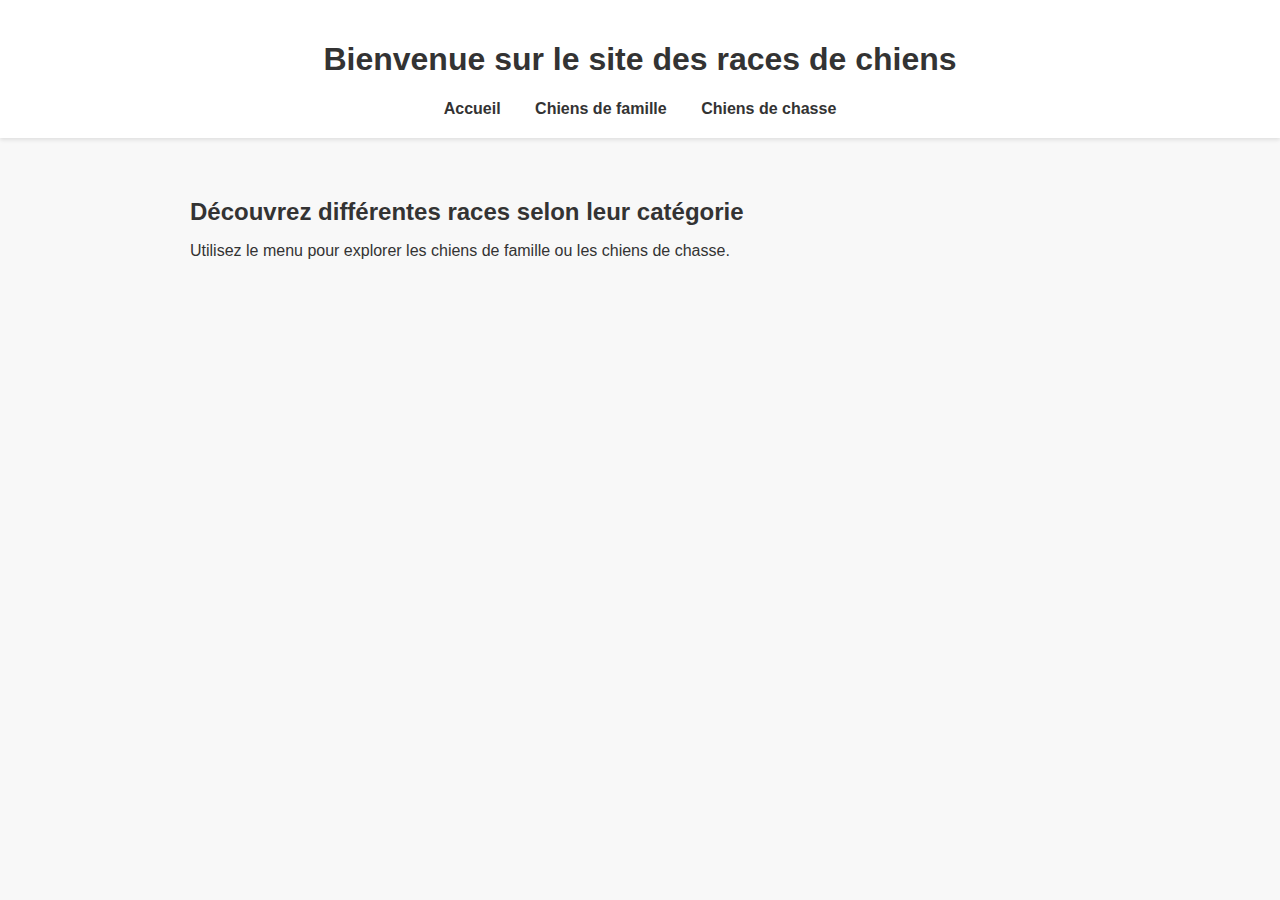
<file: index.html>
<!DOCTYPE html>
<html lang="fr">
<head>
  <meta charset="UTF-8" />
  <meta name="viewport" content="width=device-width, initial-scale=1.0" />
  <title>Accueil - Races de chiens</title>
  <link rel="stylesheet" href="style.css">
</head>
<body>
  <header>
    <h1>Bienvenue sur le site des races de chiens</h1>
    <nav>
      <a href="index.html">Accueil</a>
      <a href="races-famille.html">Chiens de famille</a>
      <a href="races-chasse.html">Chiens de chasse</a>
    </nav>
  </header>

  <div class="container">
    <h2>Découvrez différentes races selon leur catégorie</h2>
    <p>Utilisez le menu pour explorer les chiens de famille ou les chiens de chasse.</p>
  </div>
</body>
</html>
</file>
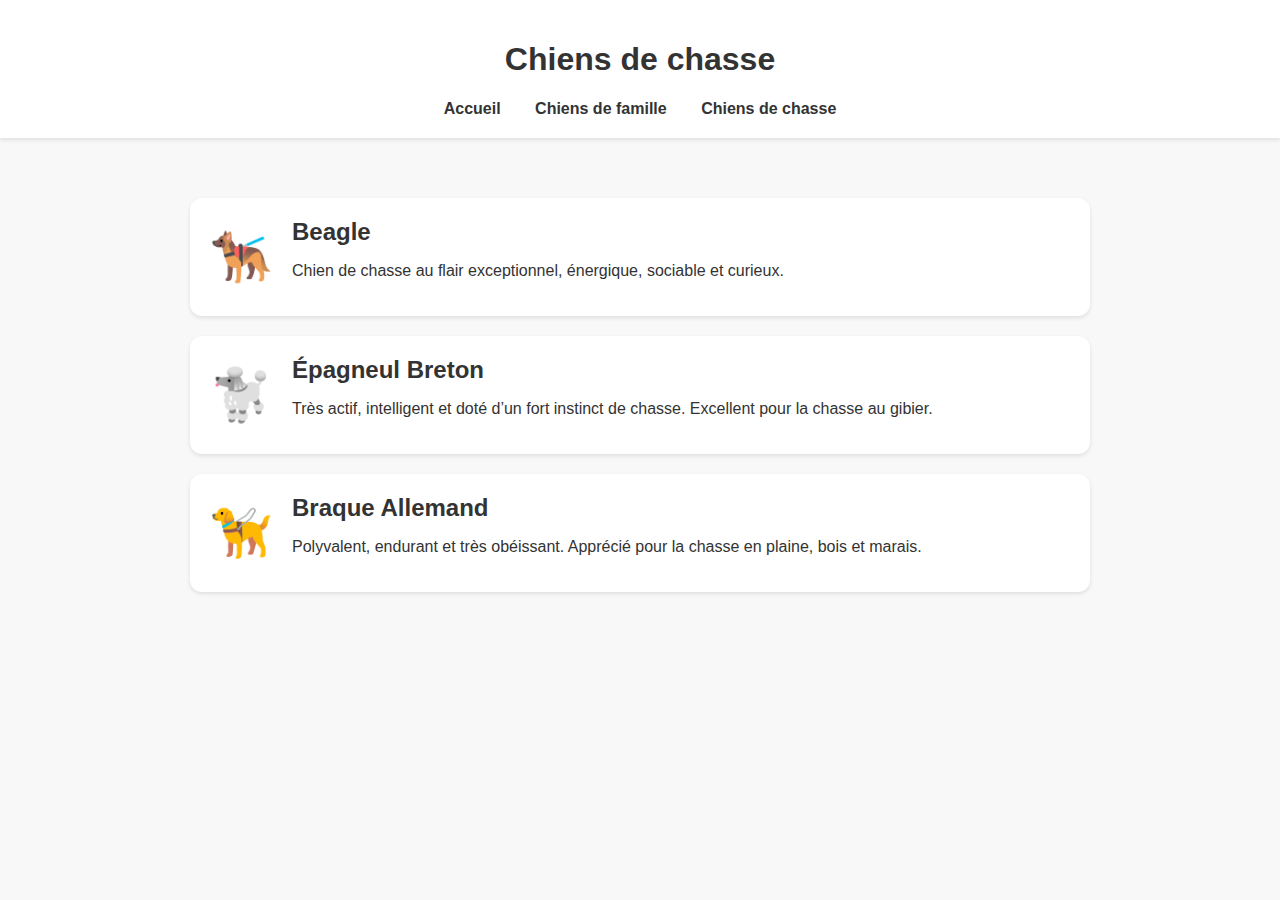
<file: races-chasse.html>
<!DOCTYPE html>
<html lang="fr">
<head>
  <meta charset="UTF-8" />
  <meta name="viewport" content="width=device-width, initial-scale=1.0" />
  <title>Chiens de chasse</title>
  <link rel="stylesheet" href="style.css">
</head>
<body>
  <header>
    <h1>Chiens de chasse</h1>
    <nav>
      <a href="index.html">Accueil</a>
      <a href="races-famille.html">Chiens de famille</a>
      <a href="races-chasse.html">Chiens de chasse</a>
    </nav>
  </header>

  <div class="container">

    <div class="dog-card">
      <div class="icon">🐕‍🦺</div>
      <div>
        <h2>Beagle</h2>
        <p>Chien de chasse au flair exceptionnel, énergique, sociable et curieux.</p>
      </div>
    </div>

    <div class="dog-card">
      <div class="icon">🐩</div>
      <div>
        <h2>Épagneul Breton</h2>
        <p>Très actif, intelligent et doté d’un fort instinct de chasse. Excellent pour la chasse au gibier.</p>
      </div>
    </div>

    <div class="dog-card">
      <div class="icon">🦮</div>
      <div>
        <h2>Braque Allemand</h2>
        <p>Polyvalent, endurant et très obéissant. Apprécié pour la chasse en plaine, bois et marais.</p>
      </div>
    </div>

  </div>
</body>
</html>
</file>
<file: style.css>
body {
  font-family: Arial, sans-serif;
  background: #f8f8f8;
  margin: 0;
  padding: 0;
  color: #333;
}

header {
  background: #ffffff;
  padding: 20px;
  text-align: center;
  box-shadow: 0 2px 4px rgba(0,0,0,0.1);
}

nav a {
  margin: 0 15px;
  text-decoration: none;
  font-weight: bold;
  color: #333;
}

nav a:hover {
  color: #0077cc;
}

.container {
  max-width: 900px;
  margin: 40px auto;
  padding: 20px;
}

.dog-card {
  background: #fff;
  padding: 20px;
  margin-bottom: 20px;
  border-radius: 12px;
  box-shadow: 0 2px 4px rgba(0,0,0,0.1);
  display: flex;
  align-items: center;
  gap: 20px;
}

.icon {
  font-size: 50px;
}

h2 {
  margin: 0 0 10px 0;
}
</file>
